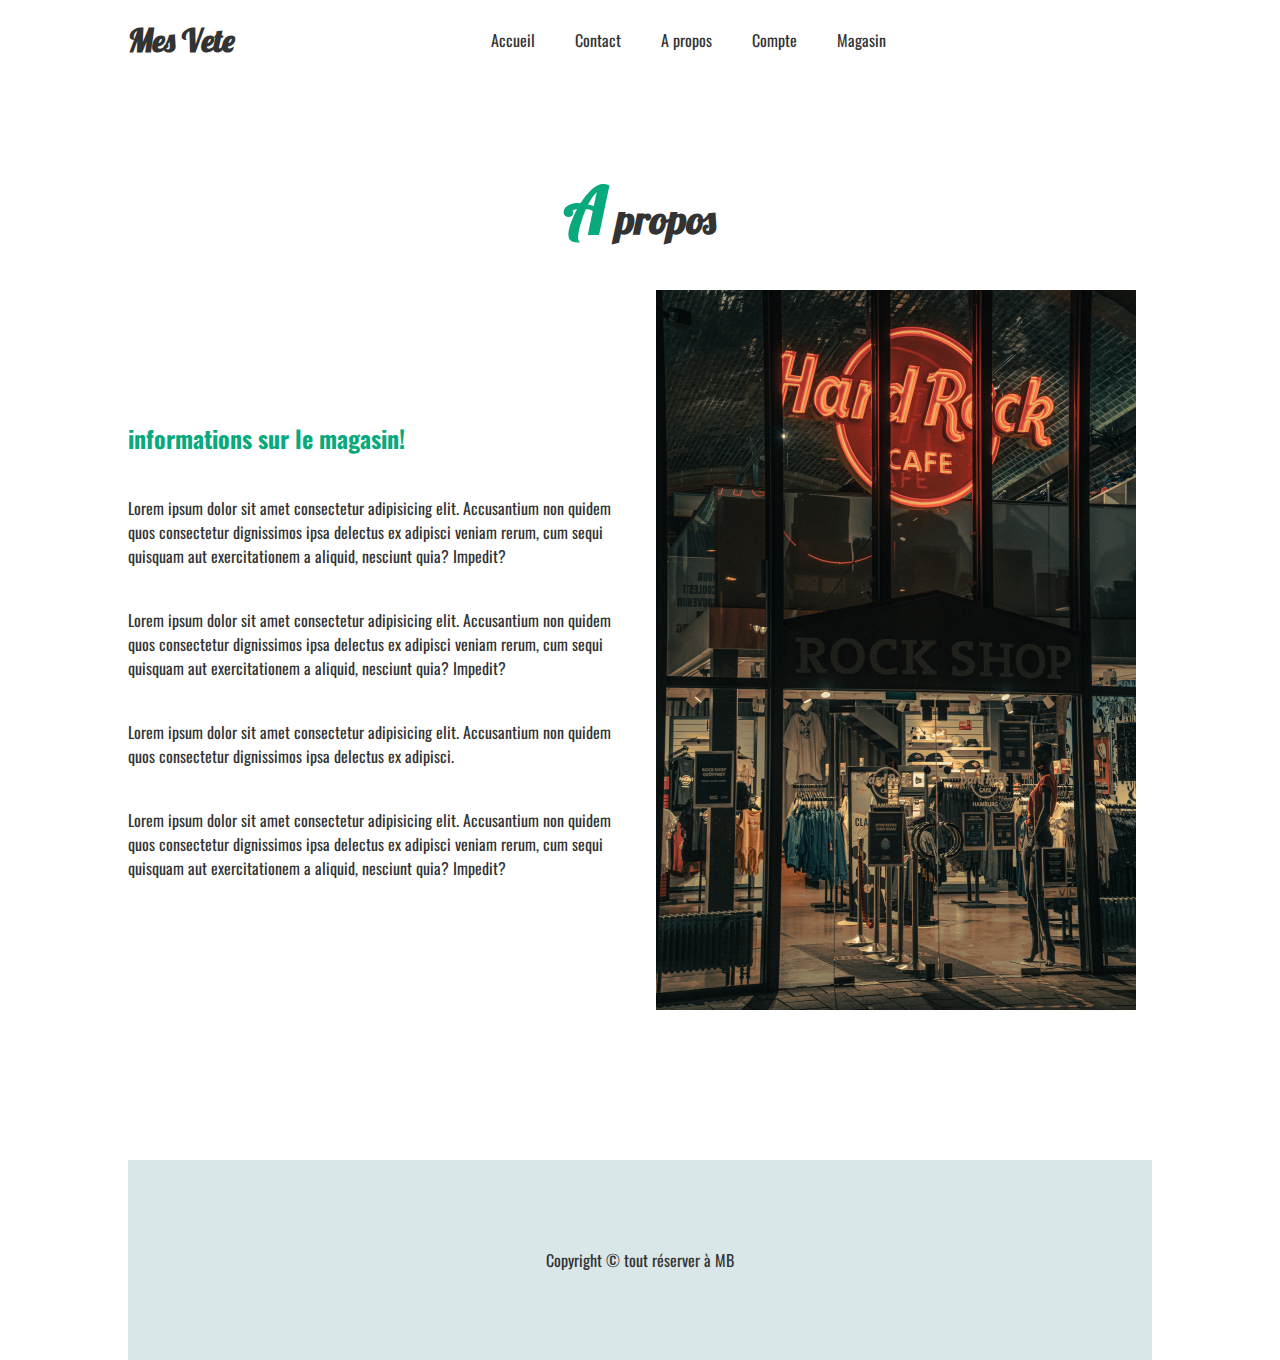
<file: pages/apropos.html>
<!DOCTYPE html>
<html lang="en">

<head>
    <meta http-equiv="content-language" content="en">
    <meta charset="UTF-8">
    <meta name="viewport" content="width=device-width, initial-scale=1.0">
    <meta name="keywords" content="e-commerce, clothes, accessories, products,">
    <meta name="author" content="">
    <meta name="publisher" content="">
    <meta name="copyright" content="">
    <meta name="description" content="our website provides varios medical clothes products and accessories">
    <meta name="page-topic" content="clothes">
    <meta name="page-type" content="e-commerce">
    <meta name="audience" content="Everyone">
    <meta name="robots" content="index, follow">
    <meta name="viewport" content="width=device-width, initial-scale=1.0">
    <meta http-equiv="X-UA-Compatible" content="IE=edge">
    <!-- ------------------ css ------------------ -->
    <style>
        @import url('https://fonts.googleapis.com/css2?family=Oswald:wght@300;400&display=swap');
        @import url('https://fonts.googleapis.com/css2?family=Lobster&display=swap');
    </style>
    <link rel="stylesheet" href="https://cdnjs.cloudflare.com/ajax/libs/font-awesome/6.1.1/css/all.min.css"
        integrity="sha512-KfkfwYDsLkIlwQp6LFnl8zNdLGxu9YAA1QvwINks4PhcElQSvqcyVLLD9aMhXd13uQjoXtEKNosOWaZqXgel0g=="
        crossorigin="anonymous" referrerpolicy="no-referrer" />
    <link rel="stylesheet" href="../css/style.css">
    <!-- ----------------------------------------- -->
    <link rel="icon" type="image/x-icon" href="./icons/logo.png">
    <title>Document</title>
</head>

<body>
    <main>
        <nav>
            <div class="logo">
                <h1>Mes Vete</h1>
            </div>
            <ul>
                <li><a href="../index.html"><i class="fa-solid fa-house"></i>Accueil</a></li>
                <li><a href="../pages/contact.html"><i class="fa-solid fa-message"></i>Contact</a></li>
                <li><a href="../pages/apropos.html"><i class="fa-solid fa-circle-info"></i>A propos</a></li>
                <li><a href="../pages/compte.html"><i class="fa-solid fa-rss"></i>Compte</a></li>
                <li><a href="../pages/magasin.html"><i class="fa-solid fa-map-location-dot"></i>Magasin</a></li>
            </ul>
            <div class="icon">
                <i class="fa-solid fa-cart-shopping"></i>
                <i class="fa-solid fa-user"></i>
            </div>
        </nav>
        <section class="apro">
            <h1>A propos</h1>
            <div class="content">
                <div class="l">
                    <h2>informations sur le magasin!</h2>
                    <p>
                        Lorem ipsum dolor sit amet consectetur adipisicing elit. Accusantium non quidem quos consectetur
                        dignissimos ipsa delectus ex adipisci veniam rerum, cum sequi quisquam aut exercitationem a
                        aliquid, nesciunt quia? Impedit?
                    </p>
                    <p>
                        Lorem ipsum dolor sit amet consectetur adipisicing elit. Accusantium non quidem quos consectetur
                        dignissimos ipsa delectus ex adipisci veniam rerum, cum sequi quisquam aut exercitationem a
                        aliquid, nesciunt quia? Impedit?
                    </p>
                    <p>
                        Lorem ipsum dolor sit amet consectetur adipisicing elit. Accusantium non quidem quos consectetur
                        dignissimos ipsa delectus ex adipisci.
                    </p>
                    <p>
                        Lorem ipsum dolor sit amet consectetur adipisicing elit. Accusantium non quidem quos consectetur
                        dignissimos ipsa delectus ex adipisci veniam rerum, cum sequi quisquam aut exercitationem a
                        aliquid, nesciunt quia? Impedit?
                    </p>
                </div>
                <div class="r">
                    <img src="../image/abg.jpg" alt="">
                </div>
            </div>
        </section>
        <footer>
            <p>Copyright &copy; tout réserver à MB</p>
        </footer>
    </main>
</body>

</html>
</file>
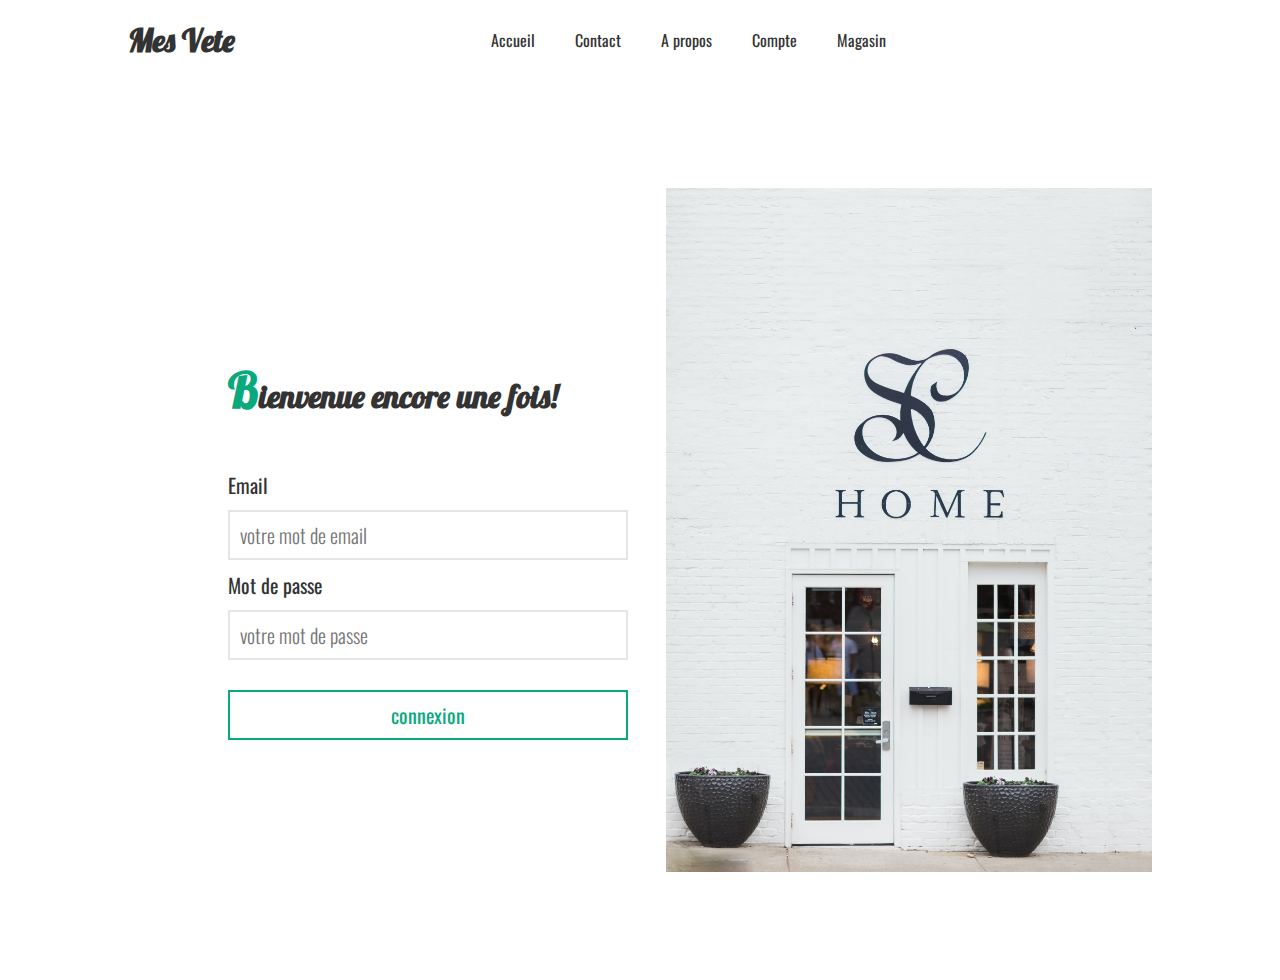
<file: pages/compte.html>
<!DOCTYPE html>
<html lang="en">

<head>
    <meta http-equiv="content-language" content="en">
    <meta charset="UTF-8">
    <meta name="viewport" content="width=device-width, initial-scale=1.0">
    <meta name="keywords" content="e-commerce, clothes, accessories, products,">
    <meta name="author" content="">
    <meta name="publisher" content="">
    <meta name="copyright" content="">
    <meta name="description" content="our website provides varios medical clothes products and accessories">
    <meta name="page-topic" content="clothes">
    <meta name="page-type" content="e-commerce">
    <meta name="audience" content="Everyone">
    <meta name="robots" content="index, follow">
    <meta name="viewport" content="width=device-width, initial-scale=1.0">
    <meta http-equiv="X-UA-Compatible" content="IE=edge">
    <!-- ------------------ css ------------------ -->
    <style>
        @import url('https://fonts.googleapis.com/css2?family=Oswald:wght@300;400&display=swap');
        @import url('https://fonts.googleapis.com/css2?family=Lobster&display=swap');
    </style>
    <link rel="stylesheet" href="https://cdnjs.cloudflare.com/ajax/libs/font-awesome/6.1.1/css/all.min.css"
        integrity="sha512-KfkfwYDsLkIlwQp6LFnl8zNdLGxu9YAA1QvwINks4PhcElQSvqcyVLLD9aMhXd13uQjoXtEKNosOWaZqXgel0g=="
        crossorigin="anonymous" referrerpolicy="no-referrer" />
    <link rel="stylesheet" href="../css/style.css">
    <!-- ----------------------------------------- -->
    <link rel="icon" type="image/x-icon" href="./icons/logo.png">
    <title>Connection</title>
</head>

<body>
    <main>
        <nav>
            <div class="logo">
                <h1>Mes Vete</h1>
            </div>
            <ul>
                <li><a href="../index.html"><i class="fa-solid fa-house"></i>Accueil</a></li>
                <li><a href="../pages/contact.html"><i class="fa-solid fa-message"></i>Contact</a></li>
                <li><a href="../pages/apropos.html"><i class="fa-solid fa-circle-info"></i>A propos</a></li>
                <li><a href="../pages/compte.html"><i class="fa-solid fa-rss"></i>Compte</a></li>
                <li><a href="../pages/magasin.html"><i class="fa-solid fa-map-location-dot"></i>Magasin</a></li>
            </ul>
            <div class="icon">
                <i class="fa-solid fa-cart-shopping"></i>
                <i class="fa-solid fa-user"></i>
            </div>
        </nav>
        <div class="login">
            <div class="l">
                <h1>Bienvenue encore une fois!</h1>
                <form action="">
                    <div class="email">
                        <label for="email">Email</label>
                        <input type="text" name="email" id="email" placeholder="votre mot de email">
                    </div>
                    <div class="pass">
                        <label for="password">Mot de passe</label>
                        <input type="password" name="password" id="password" placeholder="votre mot de passe">
                    </div>
                    <button type="submit">connexion</button>
                </form>
            </div>
            <div class="r">
                <img src="../image/loginbg.jpg" alt="">
            </div>
        </div>
    </main>
</body>
 
</html>
</file>
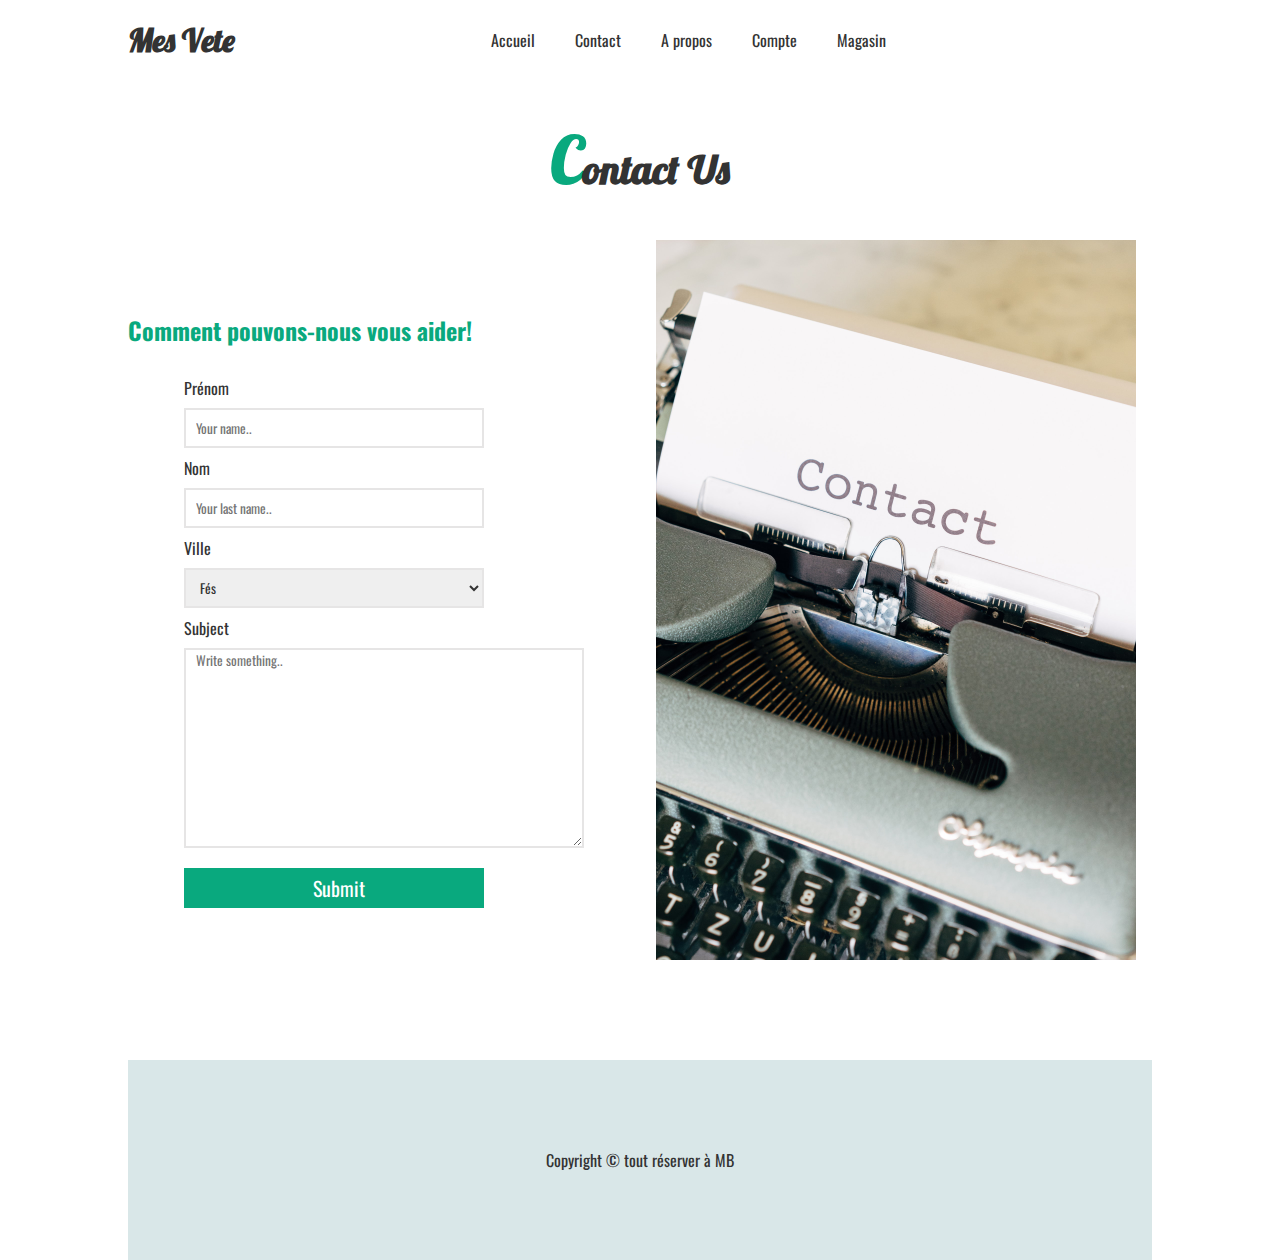
<file: pages/contact.html>
<!DOCTYPE html>
<html lang="en">

<head>
    <meta http-equiv="content-language" content="en">
    <meta charset="UTF-8">
    <meta name="viewport" content="width=device-width, initial-scale=1.0">
    <meta name="keywords" content="e-commerce, clothes, accessories, products,">
    <meta name="author" content="">
    <meta name="publisher" content="">
    <meta name="copyright" content="">
    <meta name="description" content="our website provides varios medical clothes products and accessories">
    <meta name="page-topic" content="clothes">
    <meta name="page-type" content="e-commerce">
    <meta name="audience" content="Everyone">
    <meta name="robots" content="index, follow">
    <meta name="viewport" content="width=device-width, initial-scale=1.0">
    <meta http-equiv="X-UA-Compatible" content="IE=edge">
    <!-- ------------------ css ------------------ -->
    <style>
        @import url('https://fonts.googleapis.com/css2?family=Oswald:wght@300;400&display=swap');
        @import url('https://fonts.googleapis.com/css2?family=Lobster&display=swap');
    </style>
    <link rel="stylesheet" href="https://cdnjs.cloudflare.com/ajax/libs/font-awesome/6.1.1/css/all.min.css"
        integrity="sha512-KfkfwYDsLkIlwQp6LFnl8zNdLGxu9YAA1QvwINks4PhcElQSvqcyVLLD9aMhXd13uQjoXtEKNosOWaZqXgel0g=="
        crossorigin="anonymous" referrerpolicy="no-referrer" />
    <link rel="stylesheet" href="../css/style.css">
    <!-- ----------------------------------------- -->
    <link rel="icon" type="image/x-icon" href="./icons/logo.png">
    <title>Document</title>
</head>

<body>
    <main>
        <nav>
            <div class="logo">
                <h1>Mes Vete</h1>
            </div>
            <ul>
                <li><a href="../index.html"><i class="fa-solid fa-house"></i>Accueil</a></li>
                <li><a href="../pages/contact.html"><i class="fa-solid fa-message"></i>Contact</a></li>
                <li><a href="../pages/apropos.html"><i class="fa-solid fa-circle-info"></i>A propos</a></li>
                <li><a href="../pages/compte.html"><i class="fa-solid fa-rss"></i>Compte</a></li>
                <li><a href="../pages/magasin.html"><i class="fa-solid fa-map-location-dot"></i>Magasin</a></li>
            </ul>
            <div class="icon">
                <i class="fa-solid fa-cart-shopping"></i>
                <i class="fa-solid fa-user"></i>
            </div>
        </nav>
        <section class="contact">
            <h1>Contact Us</h1>
            <div class="content">
                <div class="l">
                    <h2>Comment pouvons-nous vous aider!</h2>

                    <form action="">
                        <label for="fname">Prénom</label>
                        <input type="text" id="fname" name="firstname" placeholder="Your name..">
                    
                        <label for="lname">Nom</label>
                        <input type="text" id="lname" name="lastname" placeholder="Your last name..">
                    
                        <label for="country">Ville</label>
                        <select id="country" name="country">
                          <option value="Fés">Fés</option>
                          <option value="Marrakech">Marrakech</option>
                          <option value="Tanger">Tanger</option>
                        </select>
                    
                        <label for="subject">Subject</label>
                        <textarea id="subject" name="subject" placeholder="Write something.." style="height:200px"></textarea>
                    
                        <input type="submit" value="Submit" class="btn">
                      </form>
                </div>
                <div class="r">
                    <img src="../image/cbg.jpg" alt="">
                </div>
            </div>
        </section>
        <footer> 
            <p>Copyright &copy; tout réserver à MB</p>
        </footer>
    </main> 
</body>
 
</html>
</file>
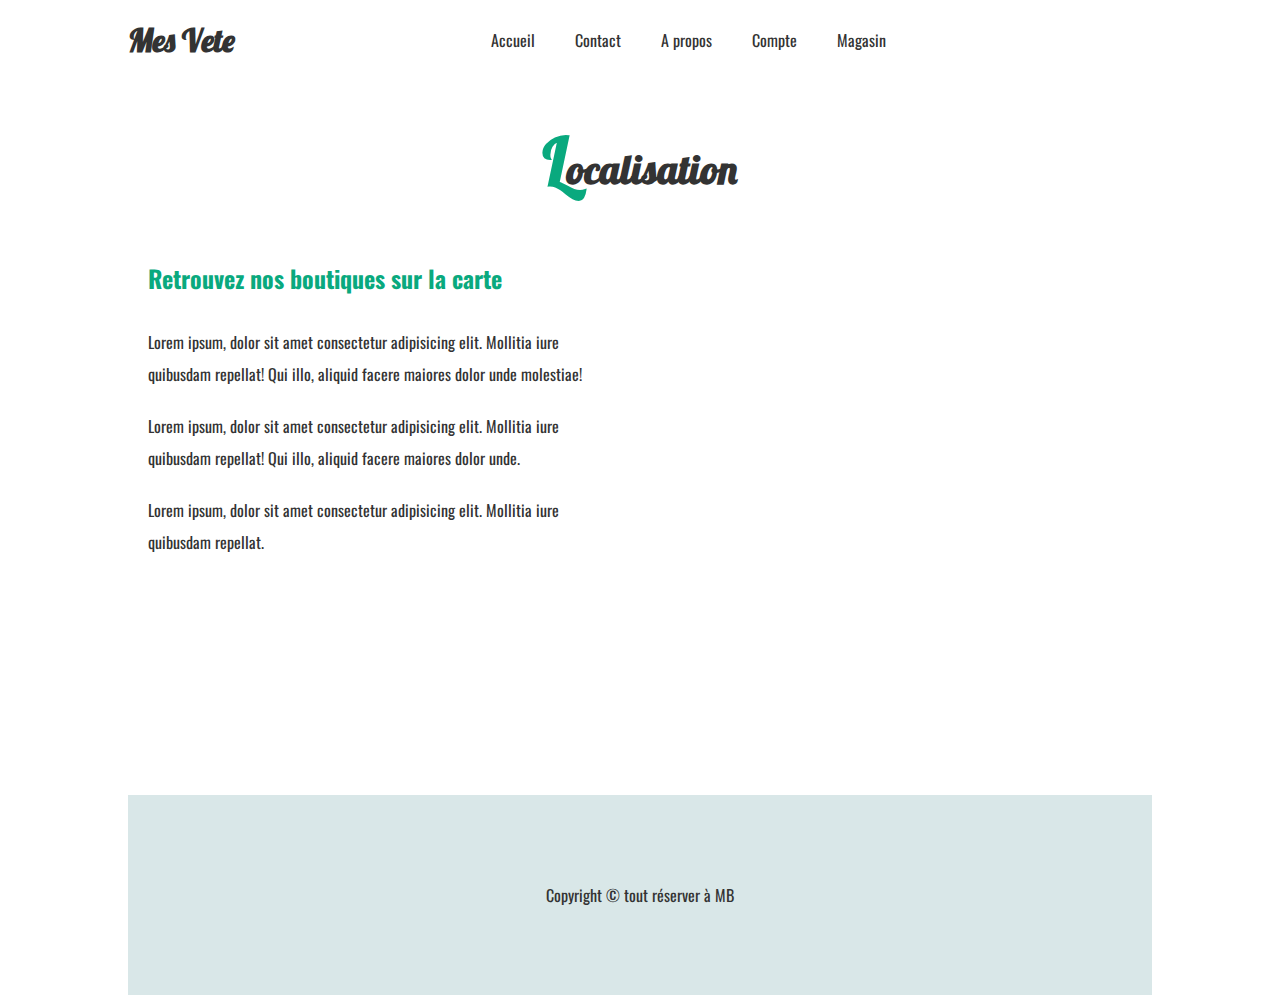
<file: pages/magasin.html>
<!DOCTYPE html>
<html lang="en">

<head>
    <meta http-equiv="content-language" content="en">
    <meta charset="UTF-8">
    <meta name="viewport" content="width=device-width, initial-scale=1.0">
    <meta name="keywords" content="e-commerce, clothes, accessories, products,">
    <meta name="author" content="">
    <meta name="publisher" content="">
    <meta name="copyright" content="">
    <meta name="description" content="our website provides varios medical clothes products and accessories">
    <meta name="page-topic" content="clothes">
    <meta name="page-type" content="e-commerce">
    <meta name="audience" content="Everyone">
    <meta name="robots" content="index, follow">
    <meta name="viewport" content="width=device-width, initial-scale=1.0">
    <meta http-equiv="X-UA-Compatible" content="IE=edge">
    <!-- ------------------ css ------------------ -->
    <style>
        @import url('https://fonts.googleapis.com/css2?family=Oswald:wght@300;400&display=swap');
        @import url('https://fonts.googleapis.com/css2?family=Lobster&display=swap');
    </style>
    <link rel="stylesheet" href="https://cdnjs.cloudflare.com/ajax/libs/font-awesome/6.1.1/css/all.min.css"
        integrity="sha512-KfkfwYDsLkIlwQp6LFnl8zNdLGxu9YAA1QvwINks4PhcElQSvqcyVLLD9aMhXd13uQjoXtEKNosOWaZqXgel0g=="
        crossorigin="anonymous" referrerpolicy="no-referrer" />
    <link rel="stylesheet" href="../css/style.css">
    <!-- ----------------------------------------- -->
    <link rel="icon" type="image/x-icon" href="./icons/logo.png">
    <title>Document</title>
</head>

<body>
    <main>
        <nav>
            <div class="logo">
                <h1>Mes Vete</h1>
            </div>
            <ul>
                <li><a href="../index.html"><i class="fa-solid fa-house"></i>Accueil</a></li>
                <li><a href="../pages/contact.html"><i class="fa-solid fa-message"></i>Contact</a></li>
                <li><a href="../pages/apropos.html"><i class="fa-solid fa-circle-info"></i>A propos</a></li>
                <li><a href="../pages/compte.html"><i class="fa-solid fa-rss"></i>Compte</a></li>
                <li><a href="../pages/magasin.html"><i class="fa-solid fa-map-location-dot"></i>Magasin</a></li>
            </ul>
            <div class="icon">
                <i class="fa-solid fa-cart-shopping"></i>
                <i class="fa-solid fa-user"></i>
            </div>
        </nav>
        <section class="map">
            <h1>Localisation</h1>

            <div class="map-wrp">
                <div class="desc">
                    <h2>Retrouvez nos boutiques sur la carte</h2>
                    <p>Lorem ipsum, dolor sit amet consectetur adipisicing elit. Mollitia iure quibusdam repellat!
                        Qui illo, aliquid facere maiores dolor unde molestiae!</p>
                    <p>Lorem ipsum, dolor sit amet consectetur adipisicing elit. Mollitia iure quibusdam repellat!
                        Qui illo, aliquid facere maiores dolor unde.</p>
                    <p>Lorem ipsum, dolor sit amet consectetur adipisicing elit. Mollitia iure quibusdam repellat.
                    </p>
                </div>
                <div class="map-g">
                        <iframe
                            src="https://www.google.com/maps/embed?pb=!1m18!1m12!1m3!1d108703.09881241457!2d-8.007853099999998!3d31.634621449999997!2m3!1f0!2f0!3f0!3m2!1i1024!2i768!4f13.1!3m3!1m2!1s0xdafee8d96179e51%3A0x5950b6534f87adb8!2sMarrakesh!5e0!3m2!1sen!2sma!4v1654560840153!5m2!1sen!2sma"
                            width="600" height="450" style="border:0;" allowfullscreen="" loading="lazy"
                            referrerpolicy="no-referrer-when-downgrade"></iframe>
                </div> 
            </div>
        </section>
        <footer>
            <p>Copyright &copy; tout réserver à MB</p>
        </footer>
    </main>
</body>

</html>
</file>
<file: css/style.css>
* {
    font-family: 'Oswald';
    padding: 0;
    margin: 0;
    box-sizing: border-box;
    color: #333;
}

h1 {
    font-family: 'Lobster';
}

main {
    width: 80%;
    margin: auto;
}

nav {
    display: flex;
    justify-content: space-between;
    height: 80px;
    width: 100%;
    align-items: center;
}

nav ul {
    display: flex;
    gap: 30px;
    list-style: none;
}

nav .icon {
    font-size: 17px;
    display: flex;
    gap: 20px;
}

nav ul li:hover {
    border-bottom: 1px solid;
}

nav ul a {
    display: flex;
    align-items: center;
    gap: 10px;
    text-decoration: none;
}

nav ul a i {
    color: #000;
}

header {
    display: flex;
    background-color: #D9E7E8;
    height: 70vh;
    border-radius: 20px;
}

header .content {
    width: 50%;
    display: flex;
    align-items: center;
    justify-content: center;
    flex-direction: column;
    position: relative;
    height: 100%;
}

header .content div>span {
    color: grey;
    letter-spacing: 2px;
}
header .content div h1 {
    font-size: 2.4rem;
    padding: 20px 0;
}
header .content div a {
    text-decoration:  none;
    background: rgb(0, 0, 0);
    width: 120px;
    display: flex;
    height: 40px;
    border-radius: 7px;
    font-size: 18px;
    color: #fff;
    align-items: center;
    justify-content: center;
}
header .content div h1 span {
    color: #09a97e;
}
header .content .social {
    position: absolute;
    bottom: 20px;
    display: flex;
    gap: 20px;
} 
header .content .social a {
    text-decoration: none;
    width: 40px;
    height: 40px;
    background: rgb(227, 227, 227);
    display: flex;
    align-items: center;
    justify-content: center;
    border-radius: 10px;
    box-shadow: inset 0 0 20px 8px rgb(255, 255, 255);
}

header .car {
    width: 50%;
    height: 100%;
    display: flex;
    align-items: center;
    justify-content: center;
}
header .car .img {
    width: 350px;
    height: 350px;
    border-radius: 50%;
    border: 40px solid rgb(237, 237, 237);
    display: flex;
    align-items: center;
    justify-content: center;
}
header .car .img img {
    width: 90%;
    filter: drop-shadow(2px 2px 20px rgba(0, 0, 0, 0.453));
}
.categories h1 {
    font-size: 3rem;
    text-align: center;
    padding: 40px;
}
html {
    scroll-behavior: smooth;
}
.categories div {
    display: flex;
    justify-content: center;
    gap: 40px;
    align-items: center;
}
.categories div img{
    border-radius: 50%;
    width: 80px;
    height: 80px;
    border: 2px solid #09a97e;
}
.produts .content {
    display: flex;
    flex-direction: column;
    height: fit-content;
}
.produts .content  div h1 {
    font-size: 2rem;
    text-align: center;
    padding: 40px;
}
.produts .content  div h1::first-letter {
    font-size: 3rem;
    color: #09a97e;
}
.produts > h1 {
    margin-top: 80px;
    text-align: center;
    font-size: 3rem;
}
.produts .content  div div {
    display: flex;
    justify-content: space-between;
}
.produts .content  div div article {
    width: 200px;
    background: rgba(220, 220, 220, 0.453);
    padding: 20px 0;
    display: flex;
    justify-content: center;
    align-items: center;
    flex-direction: column;
}
.produts .content > div div article .img {
    height: 120px;
}
.produts .content > div div article .img img {
    height: 100%;
}

.produts .content > div div article h3 {
    padding: 10px 0;
    text-align: center;
}
.produts .content > div div article .stars {
    display: flex;
    gap: 5px;
    font-size: 13px; 
    justify-content: center;
    padding: 5px;
}
.produts .content > div div article .stars i {
    color: rgb(255, 236, 63);
}
.produts .content > div div article p {
    text-align: center;
    font-weight: 700;
    font-size: 20px;
}


footer
{
    height: 200px;
    background-color: #D9E7E8;
    color: #09a97e;
    display: flex;
    align-items: center;
    margin-top: 100px;
    justify-content: center;
}
.apro
{
    padding: 50px 0;
}
section > h1 {
    text-align: center;
    padding: 40px 0;
    font-size: 2.5rem;
}
section > h1::first-letter {
    font-size: 4rem;
    color: #09a97e;
}

.content {
    display: flex;
    height: 80vh;
}
.content .l, .content .r {
    width: 50%;
    height: 100%;
    display: flex;
    flex-direction: column;
    align-items: center;
    justify-content: center;
}
.content .r img{
    height: 100%;
}
.content .l h2 {
    color: #09a97e;
    padding: 20px 0;
    width: 100%;
}
.content .l p {
    padding: 20px 0;
}
.content form {
    display: flex;
    flex-direction: column;
}
label
{
    display: flex;
    align-items: center;
}
.content form * {
    width: 300px;
    height: 40px;
}
.content form input, .content form  textarea {
    border: 2px solid rgb(230, 229, 229);
    padding-left: 10px;
}
.content form  select {
    border: 2px solid rgb(230, 229, 229);
    padding-left: 10px;
}
.content form  textarea {
    width: 400px;
    margin-bottom: 20px;
}
.content form .btn {
    background-color: #09a97e;
    color: #fff;
    border: none;
    font-size: 20px;
    width: 300px;
}
.login {
    display: flex;
    height: 100vh;
    width: 100%;
}
.login .l, .login .r {
    width: 100%;
    height: 100%;
    display: flex;
    flex-direction: column;
    justify-content: center;
    overflow: hidden;
}

.login .l {
    padding-left: 100px;
}
.login h1::first-letter {
    font-size: 3rem;
    color: #09a97e;
}
.login .l h1 {
    padding: 40px 0;
}
.login .r img {
    width: 100%;
}
.login input {
    border: 2px solid rgb(230, 229, 229);
    padding-left: 10px;
    width: 400px;
    height: 50px;
    font-size: 20px;
    font-weight: 300;
}
.login label {
    padding: 10px 0;
    font-size: 20px;
    font-weight: 400;
}
.login button {
    width: 400px;
    height: 50px;
    border: 2px solid #09a97e;
    color: #09a97e;
    font-size: 20px;
    background: transparent;
    margin-top: 30px;
    cursor: pointer;
}
.map-wrp {
    display: flex;
}
.desc {
    width: 50%;
    padding: 0 20px;
}
.desc h2 {
    padding: 20px 0;
    color: #09a97e;
}
.desc p {
    padding: 10px 0;
    line-height: 2;
}
.map-g {
    width: 50%;
}
</file>
